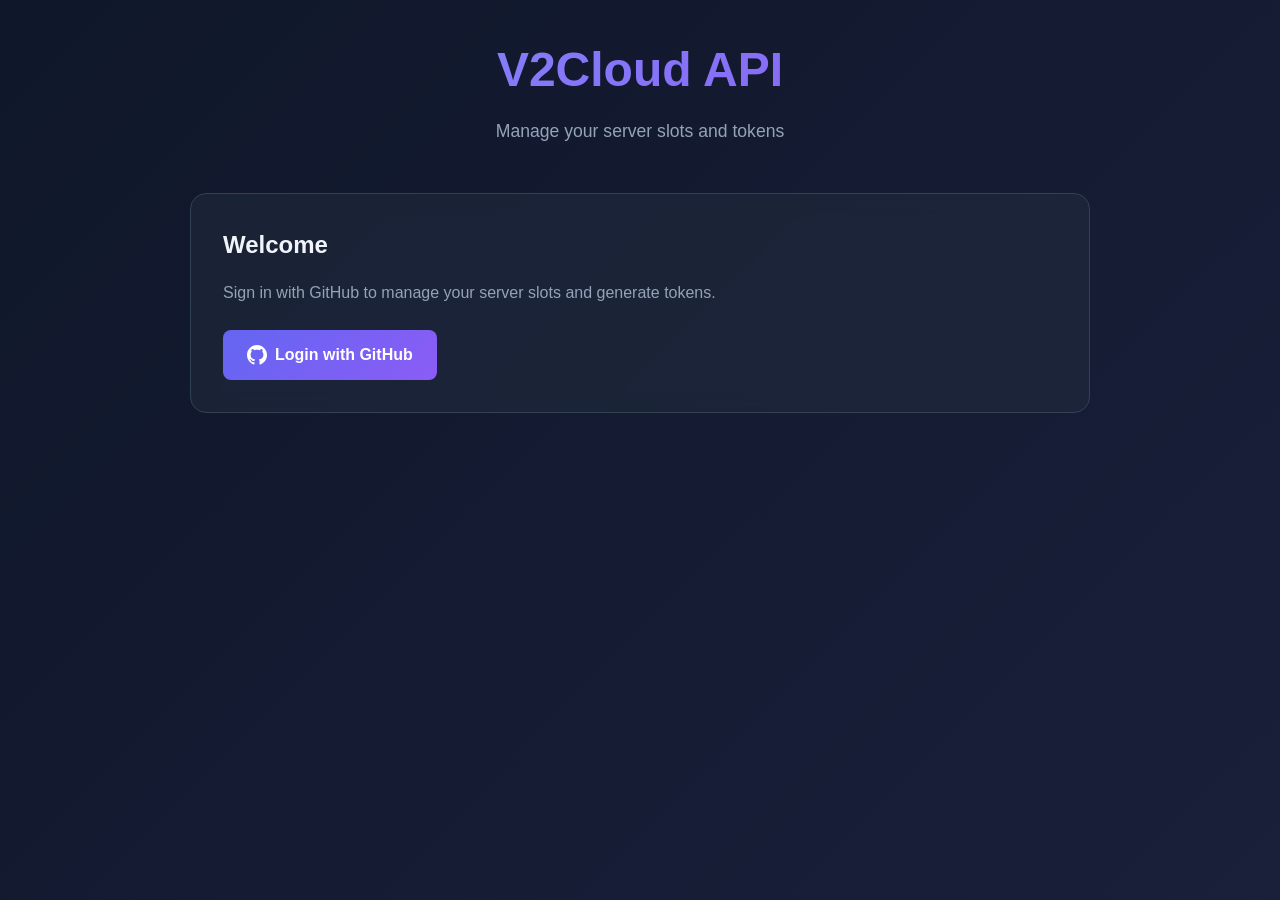
<file: frontend/index.html>
<!DOCTYPE html>
<html lang="en">

<head>
    <meta charset="UTF-8">
    <meta name="viewport" content="width=device-width, initial-scale=1.0">
    <title>V2Cloud API Dashboard</title>
    <link rel="stylesheet" href="style.css">
</head>

<body>
    <div class="container">
        <header>
            <h1>V2Cloud API</h1>
            <p class="subtitle">Manage your server slots and tokens</p>
        </header>

        <!-- Login Section -->
        <div id="login-section" class="card">
            <h2>Welcome</h2>
            <p>Sign in with GitHub to manage your server slots and generate tokens.</p>
            <a href="/auth/github/login" class="btn btn-primary">
                <svg width="20" height="20" viewBox="0 0 24 24" fill="currentColor">
                    <path
                        d="M12 0c-6.626 0-12 5.373-12 12 0 5.302 3.438 9.8 8.207 11.387.599.111.793-.261.793-.577v-2.234c-3.338.726-4.033-1.416-4.033-1.416-.546-1.387-1.333-1.756-1.333-1.756-1.089-.745.083-.729.083-.729 1.205.084 1.839 1.237 1.839 1.237 1.07 1.834 2.807 1.304 3.492.997.107-.775.418-1.305.762-1.604-2.665-.305-5.467-1.334-5.467-5.931 0-1.311.469-2.381 1.236-3.221-.124-.303-.535-1.524.117-3.176 0 0 1.008-.322 3.301 1.23.957-.266 1.983-.399 3.003-.404 1.02.005 2.047.138 3.006.404 2.291-1.552 3.297-1.23 3.297-1.23.653 1.653.242 2.874.118 3.176.77.84 1.235 1.911 1.235 3.221 0 4.609-2.807 5.624-5.479 5.921.43.372.823 1.102.823 2.222v3.293c0 .319.192.694.801.576 4.765-1.589 8.199-6.086 8.199-11.386 0-6.627-5.373-12-12-12z" />
                </svg>
                Login with GitHub
            </a>
        </div>

        <!-- Dashboard Section -->
        <div id="dashboard-section" style="display: none;">
            <!-- User Info Card -->
            <div class="card">
                <div class="user-header">
                    <div>
                        <h2 id="user-name">Loading...</h2>
                        <span id="user-badge" class="badge" style="display: none;">Core Stargazer ⭐</span>
                    </div>
                    <button id="logout-btn" class="btn btn-secondary">Logout</button>
                </div>
                <div class="user-stats">
                    <div class="stat">
                        <span class="stat-label">Active Slots</span>
                        <span class="stat-value" id="slot-count">0</span>
                    </div>
                    <div class="stat">
                        <span class="stat-label">Slot Limit</span>
                        <span class="stat-value" id="slot-limit">-</span>
                    </div>
                </div>
            </div>

            <!-- Slot Allocation Card -->
            <div class="card">
                <h3>Allocate New Slot</h3>
                <p>Create a new forwarder server slot for your account.</p>
                <button id="allocate-btn" class="btn btn-primary">Allocate Slot</button>
                <div id="allocation-status" class="status-message"></div>
            </div>

            <!-- Slots List -->
            <div class="card">
                <h3>Your Slots</h3>
                <div id="slots-container">
                    <p class="empty-state">No slots allocated yet.</p>
                </div>
            </div>
        </div>

        <!-- Loading Overlay -->
        <div id="loading-overlay" style="display: none;">
            <div class="spinner"></div>
        </div>
    </div>

    <script src="app.js"></script>
</body>

</html>
</file>
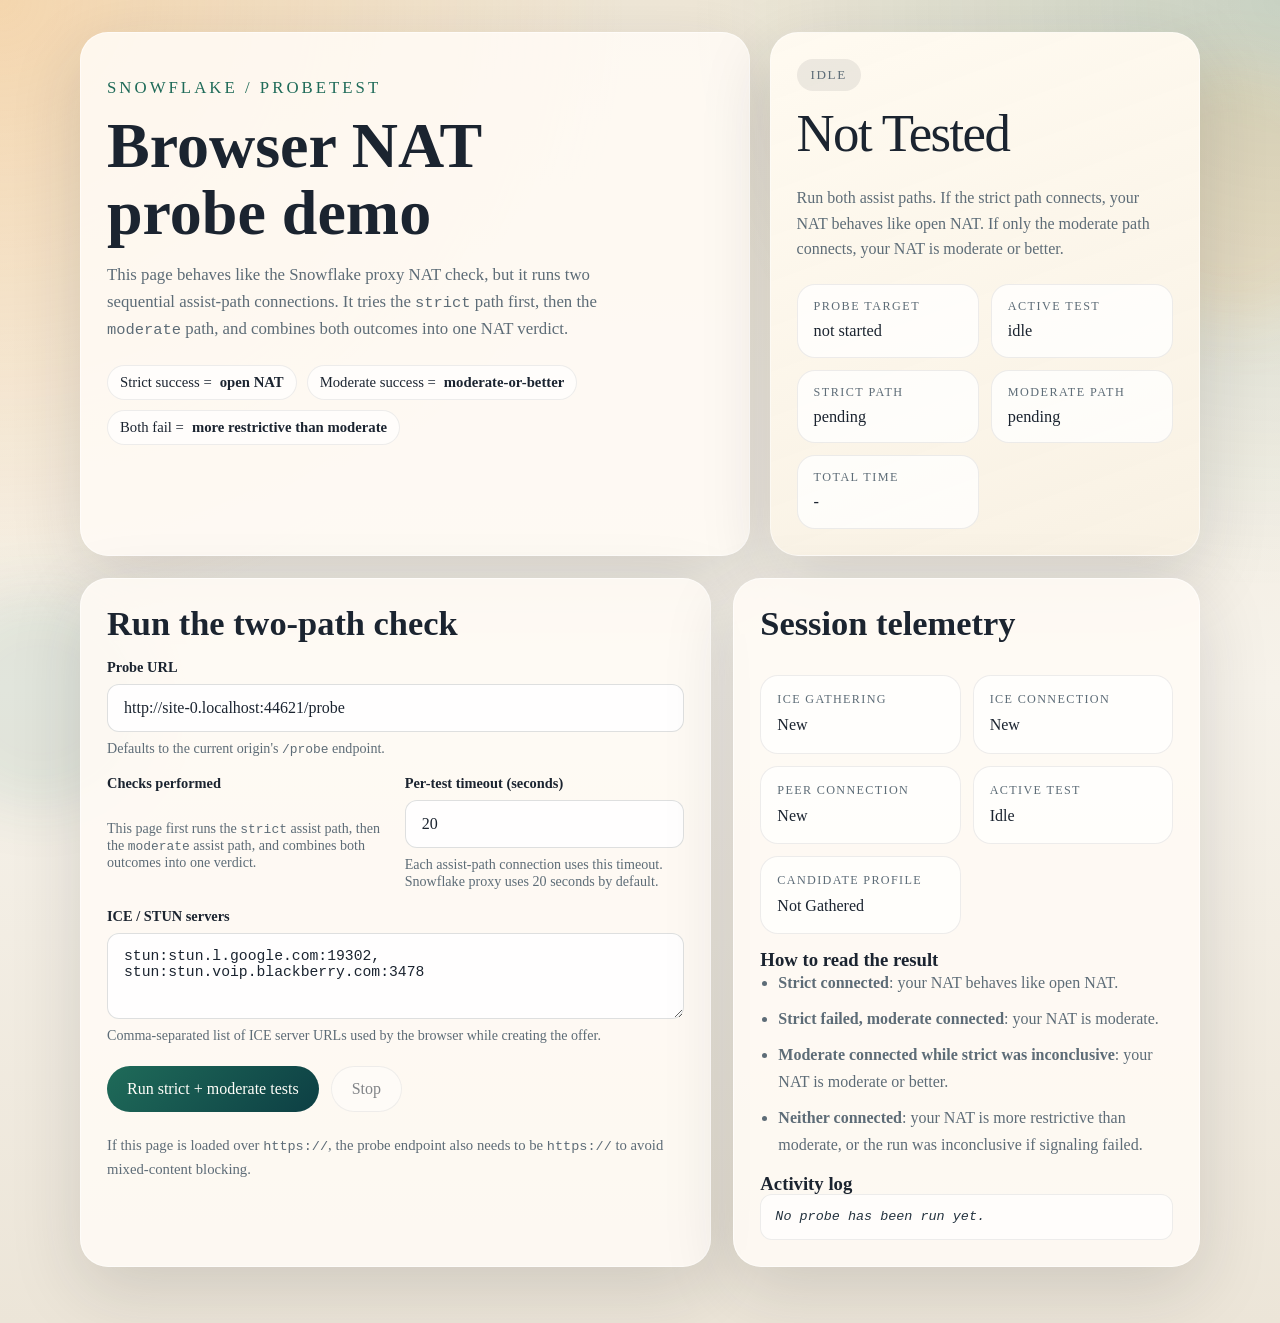
<file: probetest/demo.html>
<!doctype html>
<html lang="en">
<head>
  <meta charset="utf-8">
  <meta name="viewport" content="width=device-width, initial-scale=1">
  <title>Snowflake NAT Probe Demo</title>
  <style>
    :root {
      --bg: #f2ede3;
      --surface: rgba(255, 251, 245, 0.88);
      --surface-strong: #fffaf1;
      --ink: #1b2430;
      --muted: #5d6c77;
      --line: rgba(27, 36, 48, 0.12);
      --accent: #1f6b59;
      --accent-soft: rgba(31, 107, 89, 0.12);
      --warning: #b15d28;
      --danger: #9b2c2c;
      --ok: #156f51;
      --shadow: 0 22px 70px rgba(32, 36, 41, 0.15);
      --radius-lg: 28px;
      --radius-md: 18px;
      --radius-sm: 12px;
    }

    * {
      box-sizing: border-box;
    }

    html,
    body {
      margin: 0;
      min-height: 100%;
      color: var(--ink);
      background:
        radial-gradient(circle at top left, rgba(255, 181, 95, 0.34), transparent 34%),
        radial-gradient(circle at top right, rgba(45, 122, 111, 0.20), transparent 32%),
        linear-gradient(180deg, #efe7d7 0%, #f6f2ea 52%, #ece5d8 100%);
      font-family: "Palatino Linotype", "Book Antiqua", Palatino, Georgia, serif;
    }

    body::before,
    body::after {
      content: "";
      position: fixed;
      border-radius: 999px;
      pointer-events: none;
      filter: blur(30px);
      opacity: 0.6;
      z-index: 0;
    }

    body::before {
      width: 260px;
      height: 260px;
      top: 7vh;
      right: -80px;
      background: rgba(255, 176, 86, 0.26);
    }

    body::after {
      width: 220px;
      height: 220px;
      left: -70px;
      bottom: 10vh;
      background: rgba(31, 107, 89, 0.16);
    }

    .page {
      position: relative;
      z-index: 1;
      max-width: 1160px;
      margin: 0 auto;
      padding: 32px 20px 56px;
    }

    .hero {
      display: grid;
      gap: 20px;
      grid-template-columns: minmax(0, 1.4fr) minmax(280px, 0.9fr);
      align-items: stretch;
      margin-bottom: 22px;
      animation: rise 480ms ease-out both;
    }

    .panel {
      background: var(--surface);
      backdrop-filter: blur(12px);
      border: 1px solid rgba(255, 255, 255, 0.55);
      box-shadow: var(--shadow);
      border-radius: var(--radius-lg);
      padding: 26px;
    }

    .eyebrow {
      margin: 0 0 10px;
      text-transform: uppercase;
      letter-spacing: 0.18em;
      font-size: 0.75rem;
      color: var(--accent);
    }

    h1,
    h2,
    h3 {
      margin: 0;
      line-height: 1.05;
      font-weight: 600;
    }

    h1 {
      font-size: clamp(2.3rem, 5vw, 4.4rem);
      max-width: 12ch;
    }

    h2 {
      font-size: clamp(1.55rem, 3vw, 2.15rem);
      margin-bottom: 18px;
    }

    p {
      margin: 0;
      color: var(--muted);
      line-height: 1.6;
      font-size: 1rem;
    }

    .hero-copy p {
      margin-top: 16px;
      max-width: 60ch;
      font-size: 1.05rem;
    }

    .hero-note {
      margin-top: 22px;
      display: inline-flex;
      flex-wrap: wrap;
      gap: 10px;
    }

    .chip {
      display: inline-flex;
      align-items: center;
      gap: 8px;
      padding: 8px 12px;
      border-radius: 999px;
      background: rgba(255, 255, 255, 0.72);
      border: 1px solid rgba(27, 36, 48, 0.08);
      font-size: 0.92rem;
      color: var(--ink);
    }

    .status-card {
      display: flex;
      flex-direction: column;
      justify-content: space-between;
      gap: 22px;
      background:
        linear-gradient(160deg, rgba(255, 250, 241, 0.96), rgba(248, 240, 226, 0.9)),
        var(--surface-strong);
    }

    .result-label {
      display: inline-flex;
      align-items: center;
      align-self: flex-start;
      padding: 8px 14px;
      border-radius: 999px;
      font-size: 0.82rem;
      text-transform: uppercase;
      letter-spacing: 0.12em;
      background: rgba(27, 36, 48, 0.08);
      color: var(--muted);
    }

    .result-value {
      font-size: clamp(2rem, 6vw, 3.3rem);
      letter-spacing: -0.03em;
      margin-top: 12px;
      text-transform: capitalize;
    }

    .result-detail {
      font-size: 1rem;
      min-height: 3.2em;
      color: var(--muted);
    }

    .result-meta {
      display: grid;
      gap: 12px;
      grid-template-columns: repeat(auto-fit, minmax(150px, 1fr));
    }

    .meta-tile {
      padding: 14px 16px;
      border-radius: var(--radius-md);
      background: rgba(255, 255, 255, 0.76);
      border: 1px solid rgba(27, 36, 48, 0.08);
    }

    .meta-label {
      display: block;
      font-size: 0.76rem;
      text-transform: uppercase;
      letter-spacing: 0.12em;
      color: var(--muted);
      margin-bottom: 6px;
    }

    .meta-value {
      font-size: 1.02rem;
      line-height: 1.4;
      word-break: break-word;
    }

    .grid {
      display: grid;
      gap: 22px;
      grid-template-columns: minmax(0, 1.15fr) minmax(0, 0.85fr);
      animation: rise 620ms ease-out both;
      animation-delay: 70ms;
    }

    .form-grid {
      display: grid;
      gap: 18px;
    }

    .field {
      display: grid;
      gap: 8px;
    }

    .field-row {
      display: grid;
      gap: 18px;
      grid-template-columns: repeat(2, minmax(0, 1fr));
    }

    label {
      font-size: 0.9rem;
      font-weight: 600;
      color: var(--ink);
    }

    input,
    textarea,
    select,
    button {
      font: inherit;
    }

    input,
    textarea,
    select {
      width: 100%;
      padding: 14px 16px;
      border-radius: var(--radius-sm);
      border: 1px solid rgba(27, 36, 48, 0.14);
      background: rgba(255, 255, 255, 0.86);
      color: var(--ink);
      outline: none;
      transition: border-color 180ms ease, box-shadow 180ms ease, transform 180ms ease;
    }

    textarea {
      min-height: 86px;
      resize: vertical;
      font-family: "IBM Plex Mono", "SFMono-Regular", Consolas, "Liberation Mono", monospace;
      font-size: 0.92rem;
    }

    input:focus,
    textarea:focus,
    select:focus {
      border-color: rgba(31, 107, 89, 0.45);
      box-shadow: 0 0 0 4px rgba(31, 107, 89, 0.12);
      transform: translateY(-1px);
    }

    .helper {
      font-size: 0.88rem;
      color: var(--muted);
    }

    .actions {
      display: flex;
      flex-wrap: wrap;
      gap: 12px;
      padding-top: 4px;
    }

    .button {
      border: 0;
      border-radius: 999px;
      padding: 13px 20px;
      cursor: pointer;
      transition: transform 180ms ease, box-shadow 180ms ease, opacity 180ms ease;
    }

    .button:hover:not(:disabled) {
      transform: translateY(-1px);
      box-shadow: 0 12px 28px rgba(27, 36, 48, 0.16);
    }

    .button:disabled {
      opacity: 0.55;
      cursor: not-allowed;
    }

    .button-primary {
      background: linear-gradient(135deg, #1f6b59, #0d3f44);
      color: #fffef9;
    }

    .button-secondary {
      background: rgba(255, 255, 255, 0.74);
      color: var(--ink);
      border: 1px solid rgba(27, 36, 48, 0.12);
    }

    .stats {
      display: grid;
      gap: 12px;
      grid-template-columns: repeat(2, minmax(0, 1fr));
    }

    .stat {
      padding: 16px;
      border-radius: var(--radius-md);
      background: rgba(255, 255, 255, 0.7);
      border: 1px solid rgba(27, 36, 48, 0.08);
    }

    .stat-title {
      font-size: 0.76rem;
      letter-spacing: 0.11em;
      text-transform: uppercase;
      color: var(--muted);
      margin-bottom: 6px;
    }

    .stat-value {
      font-size: 1rem;
      line-height: 1.45;
      text-transform: capitalize;
      word-break: break-word;
    }

    .list-card {
      display: grid;
      gap: 16px;
    }

    .bullet-list {
      margin: 0;
      padding-left: 18px;
      color: var(--muted);
      line-height: 1.65;
    }

    .bullet-list li + li {
      margin-top: 10px;
    }

    .log {
      margin: 0;
      padding: 0;
      list-style: none;
      display: grid;
      gap: 10px;
      max-height: 360px;
      overflow: auto;
    }

    .log li {
      padding: 12px 14px;
      border-radius: var(--radius-sm);
      background: rgba(255, 255, 255, 0.72);
      border: 1px solid rgba(27, 36, 48, 0.08);
      font-family: "IBM Plex Mono", "SFMono-Regular", Consolas, "Liberation Mono", monospace;
      font-size: 0.84rem;
      line-height: 1.55;
      color: #24333f;
    }

    .empty-log {
      color: var(--muted);
      font-style: italic;
    }

    .tone-ok {
      background: rgba(21, 111, 81, 0.12);
      color: var(--ok);
    }

    .tone-warn {
      background: rgba(177, 93, 40, 0.13);
      color: var(--warning);
    }

    .tone-danger {
      background: rgba(155, 44, 44, 0.13);
      color: var(--danger);
    }

    .tone-running {
      background: rgba(31, 107, 89, 0.10);
      color: var(--accent);
    }

    .tone-idle {
      background: rgba(27, 36, 48, 0.08);
      color: var(--muted);
    }

    .tone-mid {
      background: rgba(177, 93, 40, 0.13);
      color: #8a531e;
    }

    code {
      font-family: "IBM Plex Mono", "SFMono-Regular", Consolas, "Liberation Mono", monospace;
      font-size: 0.92em;
    }

    .footer-note {
      margin-top: 22px;
      font-size: 0.92rem;
      color: var(--muted);
    }

    @keyframes rise {
      from {
        opacity: 0;
        transform: translateY(12px);
      }
      to {
        opacity: 1;
        transform: translateY(0);
      }
    }

    @media (max-width: 980px) {
      .hero,
      .grid {
        grid-template-columns: 1fr;
      }
    }

    @media (max-width: 720px) {
      .page {
        padding: 20px 14px 40px;
      }

      .panel {
        padding: 20px;
      }

      .field-row,
      .stats,
      .result-meta {
        grid-template-columns: 1fr;
      }

      .actions {
        flex-direction: column;
      }

      .button {
        width: 100%;
      }
    }
  </style>
</head>
<body>
  <main class="page">
    <section class="hero">
      <article class="panel hero-copy">
        <p class="eyebrow">Snowflake / Probetest</p>
        <h1>Browser NAT probe demo</h1>
        <p>
          This page behaves like the Snowflake proxy NAT check, but it runs two
          sequential assist-path connections. It tries the <code>strict</code> path
          first, then the <code>moderate</code> path, and combines both outcomes into
          one NAT verdict.
        </p>
        <div class="hero-note">
          <span class="chip">Strict success = <strong>open NAT</strong></span>
          <span class="chip">Moderate success = <strong>moderate-or-better</strong></span>
          <span class="chip">Both fail = <strong>more restrictive than moderate</strong></span>
        </div>
      </article>

      <aside class="panel status-card">
        <div>
          <span id="resultTone" class="result-label tone-idle">idle</span>
          <div id="natResult" class="result-value">not tested</div>
        </div>
        <p id="resultDetail" class="result-detail">
          Run both assist paths. If the strict path connects, your NAT behaves like open NAT. If only the moderate path connects, your NAT is moderate or better.
        </p>
        <div class="result-meta">
          <div class="meta-tile">
            <span class="meta-label">Probe target</span>
            <span id="probeEcho" class="meta-value">not started</span>
          </div>
          <div class="meta-tile">
            <span class="meta-label">Active test</span>
            <span id="activeTestEcho" class="meta-value">idle</span>
          </div>
          <div class="meta-tile">
            <span class="meta-label">Strict path</span>
            <span id="strictEcho" class="meta-value">pending</span>
          </div>
          <div class="meta-tile">
            <span class="meta-label">Moderate path</span>
            <span id="moderateEcho" class="meta-value">pending</span>
          </div>
          <div class="meta-tile">
            <span class="meta-label">Total time</span>
            <span id="durationEcho" class="meta-value">-</span>
          </div>
        </div>
      </aside>
    </section>

    <section class="grid">
      <article class="panel">
        <h2>Run the two-path check</h2>
        <div class="form-grid">
          <div class="field">
            <label for="probeUrl">Probe URL</label>
            <input id="probeUrl" name="probeUrl" spellcheck="false">
            <div class="helper">
              Defaults to the current origin's <code>/probe</code> endpoint.
            </div>
          </div>

          <div class="field-row">
            <div class="field">
              <label>Checks performed</label>
              <div class="helper">
                This page first runs the <code>strict</code> assist path, then the
                <code>moderate</code> assist path, and combines both outcomes into one verdict.
              </div>
            </div>

            <div class="field">
              <label for="timeoutSeconds">Per-test timeout (seconds)</label>
              <input id="timeoutSeconds" name="timeoutSeconds" type="number" min="5" max="120" step="1" value="20">
              <div class="helper">
                Each assist-path connection uses this timeout. Snowflake proxy uses 20 seconds by default.
              </div>
            </div>
          </div>

          <div class="field">
            <label for="iceServers">ICE / STUN servers</label>
            <textarea id="iceServers" name="iceServers" spellcheck="false"></textarea>
            <div class="helper">
              Comma-separated list of ICE server URLs used by the browser while creating the offer.
            </div>
          </div>

          <div class="actions">
            <button id="startButton" class="button button-primary" type="button">Run strict + moderate tests</button>
            <button id="stopButton" class="button button-secondary" type="button" disabled>Stop</button>
          </div>
        </div>

        <p class="footer-note">
          If this page is loaded over <code>https://</code>, the probe endpoint also needs to be
          <code>https://</code> to avoid mixed-content blocking.
        </p>
      </article>

      <article class="panel list-card">
        <h2>Session telemetry</h2>
        <div class="stats">
          <div class="stat">
            <div class="stat-title">ICE gathering</div>
            <div id="iceGatheringState" class="stat-value">new</div>
          </div>
          <div class="stat">
            <div class="stat-title">ICE connection</div>
            <div id="iceConnectionState" class="stat-value">new</div>
          </div>
          <div class="stat">
            <div class="stat-title">Peer connection</div>
            <div id="connectionState" class="stat-value">new</div>
          </div>
          <div class="stat">
            <div class="stat-title">Active test</div>
            <div id="activeTest" class="stat-value">idle</div>
          </div>
          <div class="stat">
            <div class="stat-title">Candidate profile</div>
            <div id="candidateSummary" class="stat-value">not gathered</div>
          </div>
        </div>

        <div>
          <h3>How to read the result</h3>
          <ul class="bullet-list">
            <li><strong>Strict connected</strong>: your NAT behaves like open NAT.</li>
            <li><strong>Strict failed, moderate connected</strong>: your NAT is moderate.</li>
            <li><strong>Moderate connected while strict was inconclusive</strong>: your NAT is moderate or better.</li>
            <li><strong>Neither connected</strong>: your NAT is more restrictive than moderate, or the run was inconclusive if signaling failed.</li>
          </ul>
        </div>

        <div>
          <h3>Activity log</h3>
          <ul id="log" class="log">
            <li class="empty-log">No probe has been run yet.</li>
          </ul>
        </div>
      </article>
    </section>
  </main>

  <script>
    const DEFAULT_ICE_SERVERS = [
      "stun:stun.l.google.com:19302",
      "stun:stun.voip.blackberry.com:3478",
    ];

    const TEST_SEQUENCE = [
      { kind: "strict", label: "strict assist path" },
      { kind: "moderate", label: "moderate assist path" },
    ];

    const state = {
      run: null,
    };

    const ui = {
      probeUrl: document.getElementById("probeUrl"),
      timeoutSeconds: document.getElementById("timeoutSeconds"),
      iceServers: document.getElementById("iceServers"),
      startButton: document.getElementById("startButton"),
      stopButton: document.getElementById("stopButton"),
      resultTone: document.getElementById("resultTone"),
      natResult: document.getElementById("natResult"),
      resultDetail: document.getElementById("resultDetail"),
      probeEcho: document.getElementById("probeEcho"),
      activeTestEcho: document.getElementById("activeTestEcho"),
      strictEcho: document.getElementById("strictEcho"),
      moderateEcho: document.getElementById("moderateEcho"),
      durationEcho: document.getElementById("durationEcho"),
      iceGatheringState: document.getElementById("iceGatheringState"),
      iceConnectionState: document.getElementById("iceConnectionState"),
      connectionState: document.getElementById("connectionState"),
      activeTest: document.getElementById("activeTest"),
      candidateSummary: document.getElementById("candidateSummary"),
      log: document.getElementById("log"),
    };

    function defaultProbeURL() {
      if (window.location.protocol === "http:" || window.location.protocol === "https:") {
        return new URL("/probe", window.location.origin).toString();
      }
      return "/probe";
    }

    function parseIceServers(rawValue) {
      const urls = rawValue
        .split(",")
        .map((item) => item.trim())
        .filter(Boolean);
      if (!urls.length) {
        throw new Error("Provide at least one ICE server URL.");
      }
      return [{ urls }];
    }

    function appendLog(message, tone) {
      const item = document.createElement("li");
      const timestamp = new Date().toLocaleTimeString();
      item.textContent = "[" + timestamp + "] " + message;
      if (tone) {
        item.classList.add(tone);
      }
      const empty = ui.log.querySelector(".empty-log");
      if (empty) {
        empty.remove();
      }
      ui.log.prepend(item);
    }

    function setRunState(isRunning) {
      ui.startButton.disabled = isRunning;
      ui.stopButton.disabled = !isRunning;
    }

    function setResult(natType, detail, tone) {
      ui.natResult.textContent = natType;
      ui.resultDetail.textContent = detail;
      ui.resultTone.textContent = tone;
      ui.resultTone.className = "result-label";
      if (tone === "open") {
        ui.resultTone.classList.add("tone-ok");
      } else if (tone === "moderate") {
        ui.resultTone.classList.add("tone-mid");
      } else if (tone === "restricted") {
        ui.resultTone.classList.add("tone-warn");
      } else if (tone === "running") {
        ui.resultTone.classList.add("tone-running");
      } else if (tone === "error") {
        ui.resultTone.classList.add("tone-danger");
      } else {
        ui.resultTone.classList.add("tone-idle");
      }
    }

    function setTelemetry(pc, activeTestLabel) {
      ui.iceGatheringState.textContent = pc.iceGatheringState;
      ui.iceConnectionState.textContent = pc.iceConnectionState;
      ui.connectionState.textContent = pc.connectionState;
      ui.activeTest.textContent = activeTestLabel || "idle";
      ui.activeTestEcho.textContent = activeTestLabel || "idle";
    }

    function summarizeCandidates(sdp) {
      if (!sdp) {
        return "not gathered";
      }

      const counts = { host: 0, srflx: 0, relay: 0, prflx: 0, other: 0 };
      const lines = sdp.split(/\r?\n/);

      for (const line of lines) {
        if (!line.startsWith("a=candidate:")) {
          continue;
        }
        const parts = line.slice("a=candidate:".length).trim().split(/\s+/);
        const typeIndex = parts.indexOf("typ");
        const candidateType = typeIndex >= 0 ? parts[typeIndex + 1] : "other";
        if (Object.hasOwn(counts, candidateType)) {
          counts[candidateType] += 1;
        } else {
          counts.other += 1;
        }
      }

      const fragments = [];
      for (const key of ["host", "srflx", "relay", "prflx", "other"]) {
        if (counts[key] > 0) {
          fragments.push(key + " " + counts[key]);
        }
      }
      return fragments.length ? fragments.join(", ") : "no candidates in SDP";
    }

    function buildProbeURL(rawURL, simulation) {
      const url = new URL(rawURL, window.location.href);
      url.searchParams.set("InCoSim", simulation);
      return url.toString();
    }

    function waitForIceGatheringComplete(pc, timeoutMs) {
      if (pc.iceGatheringState === "complete") {
        return Promise.resolve(false);
      }

      return new Promise((resolve) => {
        const timeoutId = window.setTimeout(() => {
          pc.removeEventListener("icegatheringstatechange", handleChange);
          resolve(true);
        }, timeoutMs);

        function handleChange() {
          if (pc.iceGatheringState === "complete") {
            window.clearTimeout(timeoutId);
            pc.removeEventListener("icegatheringstatechange", handleChange);
            resolve(false);
          }
        }

        pc.addEventListener("icegatheringstatechange", handleChange);
      });
    }

    function setCheckEcho(kind, text) {
      if (kind === "strict") {
        ui.strictEcho.textContent = text;
      } else if (kind === "moderate") {
        ui.moderateEcho.textContent = text;
      }
    }

    function resetTelemetry() {
      ui.iceGatheringState.textContent = "new";
      ui.iceConnectionState.textContent = "new";
      ui.connectionState.textContent = "new";
      ui.activeTest.textContent = "idle";
      ui.candidateSummary.textContent = "not gathered";
      ui.durationEcho.textContent = "-";
      ui.probeEcho.textContent = "not started";
      ui.activeTestEcho.textContent = "idle";
      ui.strictEcho.textContent = "pending";
      ui.moderateEcho.textContent = "pending";
    }

    function closeActivePeer(run) {
      window.clearTimeout(run.timeoutId);
      run.timeoutId = 0;

      if (run.dataChannel) {
        try {
          run.dataChannel.close();
        } catch (error) {
          console.debug(error);
        }
        run.dataChannel = null;
      }

      if (run.pc) {
        try {
          run.pc.close();
        } catch (error) {
          console.debug(error);
        }
        run.pc = null;
      }
    }

    function stopRun(reason) {
      const run = state.run;
      if (!run) {
        return;
      }

      run.abortController.abort();
      closeActivePeer(run);
      state.run = null;

      setRunState(false);
      ui.activeTest.textContent = "stopped";
      ui.activeTestEcho.textContent = "stopped";
      if (reason) {
        appendLog(reason, "tone-warn");
      }
    }

    function summarizeOutcome(outcome) {
      if (!outcome) {
        return "pending";
      }

      if (outcome.status === "success") {
        return "connected in " + outcome.durationMs + " ms";
      }
      if (outcome.status === "timeout") {
        return "timed out after signaling";
      }
      if (outcome.status === "aborted") {
        return "stopped";
      }
      return "error: " + outcome.detail;
    }

    function computeVerdict(results) {
      const strict = results.strict;
      const moderate = results.moderate;

      if (strict && strict.status === "success") {
        return {
          verdict: "open",
          tone: "open",
          detail: "The strict assist path connected successfully. That means your NAT behaves like open NAT.",
        };
      }

      if (moderate && moderate.status === "success") {
        if (strict && strict.status === "timeout") {
          return {
            verdict: "moderate",
            tone: "moderate",
            detail: "The strict assist path did not connect, but the moderate assist path did. That indicates moderate NAT behavior.",
          };
        }
        return {
          verdict: "moderate or better",
          tone: "moderate",
          detail: "The moderate assist path connected, so your NAT is at least moderate. The strict result was inconclusive.",
        };
      }

      if (strict && moderate && strict.status === "timeout" && moderate.status === "timeout") {
        return {
          verdict: "restricted",
          tone: "restricted",
          detail: "Neither the strict nor the moderate assist path opened a data channel. That points to NAT behavior more restrictive than moderate.",
        };
      }

      if ((strict && strict.status === "timeout") || (moderate && moderate.status === "timeout")) {
        return {
          verdict: "likely restricted",
          tone: "restricted",
          detail: "No assist path connected successfully, and at least one path timed out after signaling. That suggests NAT behavior more restrictive than moderate, but the run was not fully conclusive.",
        };
      }

      return {
        verdict: "unknown",
        tone: "error",
        detail: "The checks did not produce a successful assist-path connection, and the failures were inconclusive.",
      };
    }

    async function waitForProbeOutcome(run, dataChannel, timeoutSeconds, testLabel) {
      return new Promise((resolve) => {
        let settled = false;

        function finish(outcome) {
          if (settled) {
            return;
          }
          settled = true;
          window.clearTimeout(run.timeoutId);
          run.timeoutId = 0;
          resolve(outcome);
        }

        dataChannel.addEventListener("open", () => {
          finish({
            status: "success",
            detail: "The data channel opened before the timeout.",
          });
        }, { once: true });

        dataChannel.addEventListener("close", () => {
          if (!settled) {
            appendLog("[" + testLabel + "] data channel closed before classification finished.", "tone-warn");
          }
        }, { once: true });

        dataChannel.addEventListener("error", (event) => {
          const message = event && event.error && event.error.message
            ? event.error.message
            : "The data channel reported an error.";
          appendLog("[" + testLabel + "] " + message, "tone-warn");
        });

        run.abortController.signal.addEventListener("abort", () => {
          finish({
            status: "aborted",
            detail: "Probe run cancelled.",
          });
        }, { once: true });

        run.timeoutId = window.setTimeout(() => {
          finish({
            status: "timeout",
            detail: "The assist server answered, but the data channel never opened before the timeout.",
          });
        }, timeoutSeconds * 1000);
      });
    }

    async function runSingleProbe(run, options, test) {
      const probeTargetURL = buildProbeURL(options.probeURL, test.kind);
      const startedAt = performance.now();

      ui.probeEcho.textContent = probeTargetURL;
      ui.activeTest.textContent = test.label;
      ui.activeTestEcho.textContent = test.label;
      setCheckEcho(test.kind, "running");
      appendLog("[" + test.label + "] creating RTCPeerConnection.", "tone-running");

      const pc = new RTCPeerConnection({ iceServers: options.iceServers });
      run.pc = pc;

      const dataChannel = pc.createDataChannel("nat-probe-" + test.kind);
      run.dataChannel = dataChannel;

      pc.addEventListener("icegatheringstatechange", () => {
        if (state.run !== run) {
          return;
        }
        setTelemetry(pc, test.label);
      });

      pc.addEventListener("iceconnectionstatechange", () => {
        if (state.run !== run) {
          return;
        }
        setTelemetry(pc, test.label);
        appendLog("[" + test.label + "] ICE connection state changed to " + pc.iceConnectionState + ".", "tone-running");
      });

      pc.addEventListener("connectionstatechange", () => {
        if (state.run !== run) {
          return;
        }
        setTelemetry(pc, test.label);
        appendLog("[" + test.label + "] peer connection state changed to " + pc.connectionState + ".", "tone-running");
      });

      setTelemetry(pc, test.label);
      appendLog("[" + test.label + "] creating offer.", "tone-running");

      const offer = await pc.createOffer();
      await pc.setLocalDescription(offer);
      appendLog("[" + test.label + "] local description set; gathering ICE candidates.", "tone-running");

      const gatheringTimedOut = await waitForIceGatheringComplete(pc, 10000);
      if (state.run !== run || run.abortController.signal.aborted) {
        return {
          status: "aborted",
          detail: "Probe run cancelled.",
          durationMs: Math.round(performance.now() - startedAt),
        };
      }

      setTelemetry(pc, test.label);

      if (gatheringTimedOut) {
        appendLog("[" + test.label + "] ICE gathering did not complete within 10 seconds; proceeding with partial candidates.", "tone-warn");
      } else {
        appendLog("[" + test.label + "] ICE gathering completed.", "tone-running");
      }

      const localDescription = pc.localDescription;
      if (!localDescription) {
        throw new Error("Browser did not expose a local description after offer creation.");
      }

      ui.candidateSummary.textContent = summarizeCandidates(localDescription.sdp);

      const response = await fetch(probeTargetURL, {
        method: "POST",
        body: JSON.stringify({
          Status: "client match",
          Offer: JSON.stringify(localDescription),
        }),
        signal: run.abortController.signal,
      });

      if (state.run !== run || run.abortController.signal.aborted) {
        return {
          status: "aborted",
          detail: "Probe run cancelled.",
          durationMs: Math.round(performance.now() - startedAt),
        };
      }

      appendLog("[" + test.label + "] probe server responded with status " + response.status + ".", "tone-running");

      if (!response.ok) {
        throw new Error("Probe endpoint returned HTTP " + response.status + " for the " + test.label + ".");
      }

      const payload = await response.json();
      if (!payload || typeof payload.Answer !== "string") {
        throw new Error("Probe response did not contain an SDP answer for the " + test.label + ".");
      }

      appendLog("[" + test.label + "] applying SDP answer from probe server.", "tone-running");
      await pc.setRemoteDescription(JSON.parse(payload.Answer));
      setTelemetry(pc, test.label);

      appendLog("[" + test.label + "] waiting for the test data channel to open.", "tone-running");
      const outcome = await waitForProbeOutcome(run, dataChannel, options.timeoutSeconds, test.label);
      outcome.durationMs = Math.round(performance.now() - startedAt);
      return outcome;
    }

    async function startProbeMatrix() {
      if (!window.RTCPeerConnection) {
        setResult("unknown", "This browser does not expose RTCPeerConnection.", "error");
        appendLog("RTCPeerConnection is not available in this browser.", "tone-danger");
        return;
      }

      stopRun("");
      resetTelemetry();
      ui.log.innerHTML = "";

      const run = {
        abortController: new AbortController(),
        startedAt: performance.now(),
        timeoutId: 0,
        pc: null,
        dataChannel: null,
        results: {},
      };
      state.run = run;

      let probeURL = ui.probeUrl.value.trim();
      let timeoutSeconds = Number(ui.timeoutSeconds.value);
      let iceServers;

      try {
        if (!probeURL) {
          throw new Error("Probe URL is required.");
        }
        timeoutSeconds = Number.isFinite(timeoutSeconds) && timeoutSeconds > 0 ? timeoutSeconds : 20;
        iceServers = parseIceServers(ui.iceServers.value);
        if (window.location.protocol === "https:" && probeURL.startsWith("http://")) {
          throw new Error("HTTPS pages cannot call an HTTP probe endpoint because browsers block mixed content.");
        }
      } catch (error) {
        state.run = null;
        setRunState(false);
        setResult("unknown", error.message, "error");
        appendLog(error.message, "tone-danger");
        return;
      }

      setRunState(true);
      setResult("in progress", "Running strict assist path first, then moderate assist path.", "running");
      ui.probeEcho.textContent = probeURL;
      ui.activeTest.textContent = "starting";
      ui.activeTestEcho.textContent = "starting";

      try {
        const options = {
          probeURL,
          timeoutSeconds,
          iceServers,
        };

        for (const test of TEST_SEQUENCE) {
          if (state.run !== run || run.abortController.signal.aborted) {
            return;
          }

          const outcome = await runSingleProbe(run, options, test);
          run.results[test.kind] = outcome;
          setCheckEcho(test.kind, summarizeOutcome(outcome));
          closeActivePeer(run);

          if (outcome.status === "aborted") {
            return;
          }

          if (test.kind === "strict" && outcome.status === "success") {
            setResult("in progress", "The strict assist path connected. Running the moderate path now to complete the matrix.", "running");
          } else if (test.kind === "strict" && outcome.status === "timeout") {
            setResult("in progress", "The strict assist path did not connect. Running the moderate path now.", "running");
          } else if (test.kind === "strict") {
            setResult("in progress", "The strict assist path was inconclusive. Running the moderate path now.", "running");
          }
        }

        if (state.run !== run) {
          return;
        }

        const totalDurationMs = Math.round(performance.now() - run.startedAt);
        ui.durationEcho.textContent = totalDurationMs + " ms";
        ui.activeTest.textContent = "complete";
        ui.activeTestEcho.textContent = "complete";

        const verdict = computeVerdict(run.results);
        setResult(verdict.verdict, verdict.detail, verdict.tone);
        let verdictTone = "tone-ok";
        if (verdict.tone === "error") {
          verdictTone = "tone-danger";
        } else if (verdict.tone === "restricted") {
          verdictTone = "tone-warn";
        }
        appendLog("Final verdict: " + verdict.verdict + ".", verdictTone);

        state.run = null;
        setRunState(false);
      } catch (error) {
        if (state.run !== run) {
          return;
        }

        const durationMs = Math.round(performance.now() - run.startedAt);
        ui.durationEcho.textContent = durationMs + " ms";

        const message = error && error.name === "AbortError"
          ? "Probe run cancelled."
          : error.message || String(error);

        setResult("unknown", message, "error");
        appendLog(message, "tone-danger");
        closeActivePeer(run);
        state.run = null;
        setRunState(false);
        ui.activeTest.textContent = "error";
        ui.activeTestEcho.textContent = "error";
      }
    }

    ui.startButton.addEventListener("click", startProbeMatrix);
    ui.stopButton.addEventListener("click", () => {
      setResult("unknown", "Probe run stopped before classification finished.", "error");
      stopRun("Probe run stopped.");
    });

    ui.probeUrl.value = defaultProbeURL();
    ui.iceServers.value = DEFAULT_ICE_SERVERS.join(", ");
    resetTelemetry();
  </script>
</body>
</html>
</file>
<file: frontend/style.css>
* {
    margin: 0;
    padding: 0;
    box-sizing: border-box;
}

:root {
    --primary: #6366f1;
    --primary-light: #818cf8;
    --primary-dark: #4f46e5;
    --secondary: #8b5cf6;
    --success: #10b981;
    --danger: #ef4444;
    --warning: #f59e0b;
    --bg-dark: #0f172a;
    --bg-card: #1e293b;
    --bg-card-hover: #334155;
    --text-primary: #f1f5f9;
    --text-secondary: #94a3b8;
    --border: #334155;
}

body {
    font-family: -apple-system, BlinkMacSystemFont, 'Segoe UI', Roboto, 'Helvetica Neue', Arial, sans-serif;
    background: linear-gradient(135deg, var(--bg-dark) 0%, #1a1f3a 100%);
    color: var(--text-primary);
    min-height: 100vh;
    padding: 2rem;
    line-height: 1.6;
}

.container {
    max-width: 900px;
    margin: 0 auto;
}

header {
    text-align: center;
    margin-bottom: 3rem;
    animation: fadeIn 0.6s ease-out;
}

h1 {
    font-size: 3rem;
    font-weight: 700;
    background: linear-gradient(135deg, var(--primary-light), var(--secondary));
    -webkit-background-clip: text;
    -webkit-text-fill-color: transparent;
    background-clip: text;
    margin-bottom: 0.5rem;
}

.subtitle {
    color: var(--text-secondary);
    font-size: 1.1rem;
}

.card {
    background: rgba(30, 41, 59, 0.7);
    backdrop-filter: blur(10px);
    border: 1px solid var(--border);
    border-radius: 1rem;
    padding: 2rem;
    margin-bottom: 1.5rem;
    transition: all 0.3s ease;
    animation: slideUp 0.6s ease-out;
}

.card:hover {
    background: rgba(30, 41, 59, 0.9);
    transform: translateY(-2px);
    box-shadow: 0 12px 24px rgba(0, 0, 0, 0.3);
}

.card h2, .card h3 {
    margin-bottom: 1rem;
    color: var(--text-primary);
}

.card p {
    color: var(--text-secondary);
    margin-bottom: 1.5rem;
}

.btn {
    display: inline-flex;
    align-items: center;
    gap: 0.5rem;
    padding: 0.75rem 1.5rem;
    border: none;
    border-radius: 0.5rem;
    font-size: 1rem;
    font-weight: 600;
    cursor: pointer;
    transition: all 0.3s ease;
    text-decoration: none;
}

.btn-primary {
    background: linear-gradient(135deg, var(--primary), var(--secondary));
    color: white;
}

.btn-primary:hover {
    transform: translateY(-2px);
    box-shadow: 0 8px 16px rgba(99, 102, 241, 0.4);
}

.btn-secondary {
    background: var(--bg-card-hover);
    color: var(--text-primary);
}

.btn-secondary:hover {
    background: var(--border);
}

.btn-success {
    background: var(--success);
    color: white;
}

.btn-danger {
    background: var(--danger);
    color: white;
}

.btn:disabled {
    opacity: 0.5;
    cursor: not-allowed;
}

.user-header {
    display: flex;
    justify-content: space-between;
    align-items: flex-start;
    margin-bottom: 1.5rem;
}

.user-header h2 {
    margin-bottom: 0.5rem;
}

.badge {
    display: inline-block;
    padding: 0.25rem 0.75rem;
    background: linear-gradient(135deg, #f59e0b, #d97706);
    border-radius: 2rem;
    font-size: 0.875rem;
    font-weight: 600;
}

.user-stats {
    display: grid;
    grid-template-columns: repeat(auto-fit, minmax(150px, 1fr));
    gap: 1.5rem;
}

.stat {
    background: rgba(15, 23, 42, 0.5);
    padding: 1rem;
    border-radius: 0.5rem;
    border: 1px solid var(--border);
}

.stat-label {
    display: block;
    color: var(--text-secondary);
    font-size: 0.875rem;
    margin-bottom: 0.5rem;
}

.stat-value {
    display: block;
    font-size: 2rem;
    font-weight: 700;
    color: var(--primary-light);
}

.slot-card {
    background: rgba(15, 23, 42, 0.5);
    border: 1px solid var(--border);
    border-radius: 0.75rem;
    padding: 1.5rem;
    margin-bottom: 1rem;
    transition: all 0.3s ease;
}

.slot-card:hover {
    background: rgba(15, 23, 42, 0.7);
    border-color: var(--primary);
}

.slot-header {
    display: flex;
    justify-content: space-between;
    align-items: center;
    margin-bottom: 1rem;
}

.slot-id {
    font-size: 1.25rem;
    font-weight: 700;
    color: var(--primary-light);
}

.token-section {
    margin-top: 1rem;
    padding-top: 1rem;
    border-top: 1px solid var(--border);
}

.token-row {
    display: flex;
    gap: 1rem;
    margin-bottom: 0.5rem;
    align-items: center;
}

.token-label {
    font-weight: 600;
    color: var(--text-secondary);
    min-width: 70px;
}

.token-value {
    flex: 1;
    font-family: 'Courier New', monospace;
    font-size: 0.875rem;
    padding: 0.5rem;
    background: rgba(15, 23, 42, 0.8);
    border-radius: 0.35rem;
    color: var(--text-primary);
    word-break: break-all;
}

.status-message {
    margin-top: 1rem;
    padding: 0.75rem;
    border-radius: 0.5rem;
    font-size: 0.875rem;
    display: none;
}

.status-message.success {
    background: rgba(16, 185, 129, 0.1);
    border: 1px solid var(--success);
    color: var(--success);
    display: block;
}

.status-message.error {
    background: rgba(239, 68, 68, 0.1);
    border: 1px solid var(--danger);
    color: var(--danger);
    display: block;
}

.empty-state {
    text-align: center;
    color: var(--text-secondary);
    padding: 2rem;
}

#loading-overlay {
    position: fixed;
    top: 0;
    left: 0;
    width: 100%;
    height: 100%;
    background: rgba(15, 23, 42, 0.8);
    backdrop-filter: blur(5px);
    display: flex;
    align-items: center;
    justify-content: center;
    z-index: 1000;
}

.spinner {
    width: 50px;
    height: 50px;
    border: 4px solid rgba(99, 102, 241, 0.2);
    border-top-color: var(--primary);
    border-radius: 50%;
    animation: spin 0.8s linear infinite;
}

@keyframes spin {
    to { transform: rotate(360deg); }
}

@keyframes fadeIn {
    from { opacity: 0; }
    to { opacity: 1; }
}

@keyframes slideUp {
    from {
        opacity: 0;
        transform: translateY(20px);
    }
    to {
        opacity: 1;
        transform: translateY(0);
    }
}

@media (max-width: 768px) {
    body {
        padding: 1rem;
    }
    
    h1 {
        font-size: 2rem;
    }
    
    .card {
        padding: 1.5rem;
    }
    
    .user-header {
        flex-direction: column;
        gap: 1rem;
    }
    
    .user-stats {
        grid-template-columns: 1fr;
    }
}
</file>
